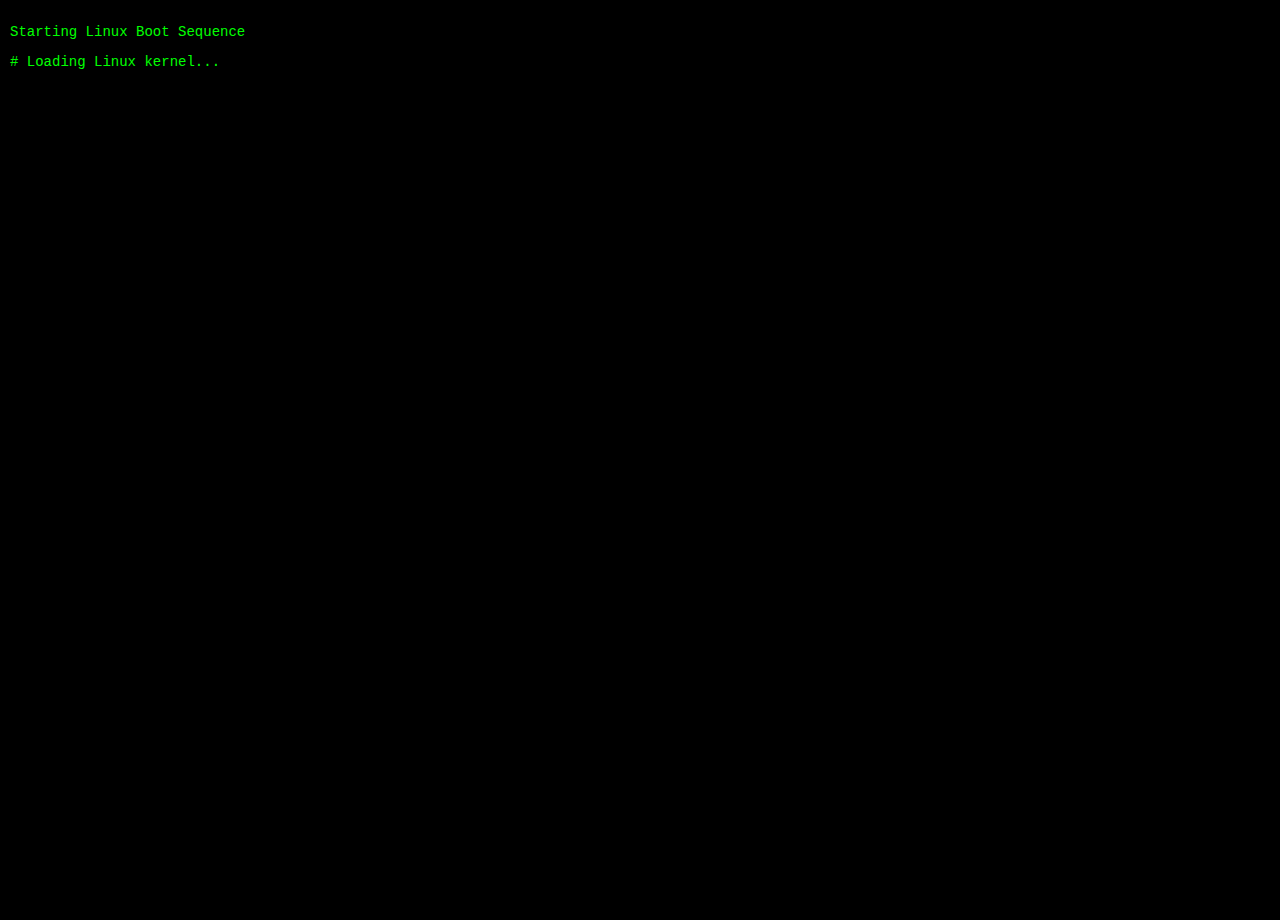
<file: index.html>
<!DOCTYPE html>
<html lang="en">
<head>
    <meta charset="UTF-8">
    <meta http-equiv="X-UA-Compatible" content="IE=edge">
    <meta name="viewport" content="width=device-width, initial-scale=1.0">
    <title>Boot</title>
    <link rel="stylesheet" href="styles/style-boot.css">
</head>
<body>
    <div class="console">
        <p class="line">Starting Linux Boot Sequence</p>
      </div>
      <script src="script_boot.js"></script>
</body>
</html>
</file>
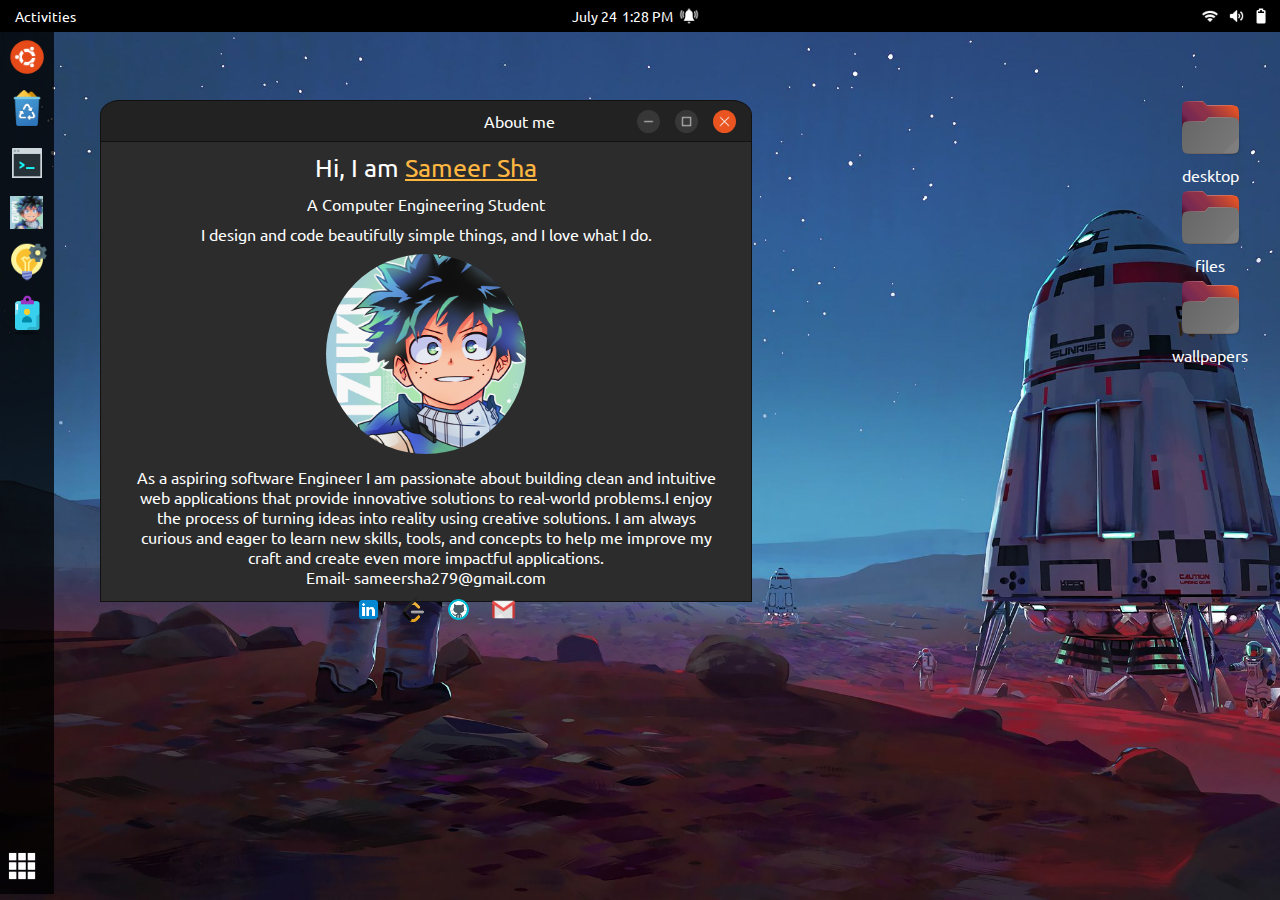
<file: desktop.html>
<!DOCTYPE html>
<html lang="en">
<head>
    <meta charset="UTF-8">
    <meta http-equiv="X-UA-Compatible" content="IE=edge">
    <meta name="viewport" content="width=device-width, initial-scale=1.0">
    <link rel="stylesheet" href="styles/style.css">
    <link rel="stylesheet" href="styles/win-style.css">
    <link rel="stylesheet" href="styles/styles-abt.css">
    <link rel="stylesheet" href="styles/style-term.css">
    <link rel="preconnect" href="https://fonts.googleapis.com">
<link rel="preconnect" href="https://fonts.gstatic.com" crossorigin>
<link href="https://fonts.googleapis.com/css2?family=Fira+Sans:wght@300&family=Ubuntu:wght@300&display=swap" rel="stylesheet">
<link rel="icon" type="image/x-icon" href="styles/assets/favicon.ico">

    <title>Ubuntu-Desktop</title>
    
    
</head>
<body >
    <div class="desktop" id="app">
        <div class="top-bar">
            <div class="left">
               <p  style="margin-left: 15px;" class="not-bar">Activities</p> 
            </div>
            <div class="middle">
                <p class="not-bar" id="today"> Mar 6</p> <p class="not-bar" id="timer" > 7:58 PM</p> 
                <img style="height: 22px;
                width: 22px;" class="symb-bar" src="styles/assets/notf-bell.png" alt="">
            </div>
            <div class="right">
                <img  class="symb-bar" src="styles/assets/wi-fi-24.png" alt="">
                <img style="margin-right:5px" class="symb-bar" src="styles/assets/voice-24.png" alt="">
                <img class="symb-bar" src="styles/assets/charged-battery-24.png" alt="">
            </div>
        </div>
        <div class="op">
            <div class="v-bar">
                <div class="apps">
                    <div><img class="app tooltip" src="styles/assets/ubuntu-48.png" alt=""></div>
                    <div><img class="app tooltip" src="styles/assets/full-recycle-bin-48.png" alt=""></div>
                    <div class="tooltip"><img id="trml" class="app tooltip" src="styles/assets/console-48.png" alt=""><span class="tooltiptext">terminal</span></div>
                    <div class="tooltip"><img style="height:33px;width:33px;padding-left: 10px;" id="profile-icon" class="app tooltip" src="styles/assets/profile-deku.png" alt=""><span class="tooltiptext">About me</span></div>
                    <div class="tooltip"><img id="proj-idea" class="app tooltip" src="styles/assets/project-management-48.png" alt=""><span class="tooltiptext">Projects</span></div>
                    <div class="tooltip"><img id="blog" class="app tooltip" src="styles/assets/cv-64.png" alt=""><span class="tooltiptext">Resume</span></div>
                </div>
                <div class="show-applocation">
                    
                        <img class="dots" src="styles/assets/app-64.png" alt="">
                                       
                </div>
                
            </div> 
            <div style="border-color:#111111 ;" class="window" id="draggable">
                <div class="win-top-bar">
                    <div class="left-bar">
        
                    </div>
                    <div style="color: white;" class="right-bar">
                        About me
                    </div>
        
                    <div class="left-bar">
                        <div class="close-b" id="abt-min"  >
                            <img class="mmc"  src="styles/assets/subtract-32.png" alt="">
                        </div>
                        <div class="close-b" id="abt-max"  >
                            <img class="mmc" src="styles/assets/maximize-button-32.png" alt="">
                        </div>
                        <div class="close-b close-bot" id="abt-close"  >
                            <img class="mmc"    src="styles/assets/close-32.png" alt="">
                        </div>
                    </div>
                    
                </div>
                <div style ="background-color: #2c2c2c; height: 459px;color: white;"class="conaint">
                    <div class="my-profile">
                        <div class="name">
                            Hi, I am 
                            <span style="color: rgb(255, 183, 66); text-decoration: underline;"1> Sameer Sha </span>
                         </div>
                         <div class="profn">
                            A Computer Engineering Student
                         </div>
                         <div class="work">
                            I design and code beautifully simple things, and I love what I do.
                         </div>
                         <div class="prof-pic">
                            <img  class="pro" src="styles/assets/profile-deku.png" alt="">
                         </div>
                         <div class="aboutme">
                            As a aspiring  software Engineer I am passionate about building clean and intuitive web applications 
                            that provide innovative solutions to real-world problems.I enjoy the 
                            process of turning ideas into reality using creative solutions.
                            I am always curious and eager to learn new skills, tools, and concepts
                            to help me improve my craft and create even more impactful applications.<br>
                                    Email- sameersha279@gmail.com
                         </div>
                         <Div class="social">
                            <img class="soc-img" src="styles/assets/linkedin-48.png" alt="">
                            <img class="soc-img" src="styles/assets/leetcode-96.png" alt="">
                            <img class="soc-img" src="styles/assets/github-48.png" alt="">
                            <img class="soc-img" src="styles/assets/gmail-logo-144.png" alt="">
                         </Div>
                    </div>
                    
                </div>
            </div>
            <div style="border-color:#111111 ;display:none;" class="resume" id="resdraggable">
                <div class="win-top-bar" id="resmo">
                    <div class="left-bar">
        
                    </div>
                    <div style="color: white;" class="right-bar">
                        Resume
                    </div>
        
                    <div class="left-bar">
                        <div class="close-b" id="res-min"  >
                            <img class="mmc"  src="styles/assets/subtract-32.png" alt="">
                        </div>
                        <div class="close-b" id="res-max"  >
                            <img class="mmc" src="styles/assets/maximize-button-32.png" alt="">
                        </div>
                        <div class="close-b close-bot" id="res-close"  >
                            <img class="mmc"    src="styles/assets/close-32.png" alt="">
                        </div>
                    </div>
                    
                </div>
                <div style ="background-color: white; height: 459px;"class="conaint">
                    <embed src="styles/assets/Sameer_Sha_Resume_v_1.1.pdf" height="580px" width="800px" menu="false" />
                </div>
            </div>



            <div style="display:none;" class="projects " id="prodraggable">
                <div class="win-top-bar">
                    <div class="left-bar">
        
                    </div>
                    <div class="right-bar">
                        Projects
                    </div>
        
                    <div class="left-bar">
                        <div class="close-b" id="proj-min"  >
                            <img class="mmc"  src="styles/assets/subtract-32.png" alt="">
                        </div>
                        <div class="close-b" id="proj-max"  >
                            <img class="mmc" src="styles/assets/maximize-button-32.png" alt="">
                        </div>
                        <div class="close-b" id="proj-close"  >
                            <img class="mmc"    src="styles/assets/close-32.png" alt="">
                        </div>
                    </div>
                    
                </div>
                <div style ="background-color:#272727 ; height: 459px;"class="pro-containt " >
                <div class="left-opt">
                    <div id="proj1" class=" proj">
                        Block-vote
                    </div>
                    <div id="proj2" class=" proj">
                        Crypto-mail
                    </div>
                    <div id="proj3" class=" proj">
                        Forensic tool
                    </div>
        
                </div>
                <div class="right-proj">
                    <div class="proj-title">Digital voting sytem using Blockchin Technology</div>
                    <div class="proj-pic">
                        <img class="proj-demo-pic" src="styles/assets/2187_list.jpg" alt="">
                    </div>
                    <div class="proj-about">
                        About Project
                        <div class="proj-about-text">
                            To surpass the centralized control over election.to keep 
                            transparency in the whole electoral process .We developed a online voting 
                            system. we used Ethereum blockchain  network , metamask and
                             ganache for testing blockchain.
                            
                        </div>
                    </div>
                    <div class="proj-feat-links-title">
                        <div >
                            Features
                        </div>
                        <div class="proj-feat-links">
                            <div class="proj-features">
                                <ul style="
                                width: 200px;">
                                    <li>Registrration</li>
                                    <li>validation</li>
                                    <li>vote verification</li>
                                    <li>decentralized</li>
                                </ul>
                            </div>
                            
                            <div class ="proj-links">
                                <div class="proj-git">
                                    <img class="gitimg"src="styles/assets/github-64.png" alt="">
                                    <div>GitHub</div>
                                </div>
                                <div class="proj-live">
                                    <img class="webimg"src="styles/assets/web-48.png" alt="">
                                    <div>Live Website</div>
                                </div>
                            </div>
                        </div>
                    </div>
                    
                    
                </div>
                    
                </div>
            </div>
        

            <!-- *********************************** -->
            <div style="display:none;" class="terminall " id="termdraggable">
                <div class="win-top-bar">
                    <div class="left-bar">
    
                    </div>
                    <div class="right-bar">
                        Terminal
                    </div>
    
                    <div class="left-bar">
                        <div class="close-b" id="trm-min">
                            <img class="mmc" src="styles/assets/subtract-32.png" alt="">
                        </div>
                        <div class="close-b" id="trm-max">
                            <img class="mmc" src="styles/assets/maximize-button-32.png" alt="">
                        </div>
                        <div class="close-b" id="trm-close">
                            <img class="mmc" src="styles/assets/close-32.png" alt="">
                        </div>
                    </div>
    
                </div>
                <div style=" height: 459px;" class="ter ">
    
                    <div class="terminal-body">
                        <span>For a list of available commands, type 'help'. <br></span>
                        <div class="terminal-output"></div>
                        <div class="terminal-prompt">
                          
                          <span class="terminal-user">user@ubuntu:</span>
                          <span class="terminal-directory">~$</span>
                          <input type="text" class="terminal-input" placeholder="Enter command here">
                        </div>
                      </div>
                    
    
    
                </div>
            </div>




            <div class="folders">
                <div class="fold" id="desktop">
                    <img  class="fol" src="styles/assets/ubuntu_folder.png" alt="">
                    <div class=" fol-name">desktop</div>
                </div>
                <div class="fold" id="files">
                    <img  class="fol" src="styles/assets/ubuntu_folder.png" alt="">
                    <div class=" fol-name">files</div>
                </div>
                <div class="fold" id="wallpapers">
                    <img  class="fol" src="styles/assets/ubuntu_folder.png" alt="">
                    <div class=" fol-name">wallpapers</div>
                </div>
            </div>
        </div>
        
    </div>
    

    <script src="script.js"></script>
    <script src="script_pro.js"></script>
    <script src="command.js"></script>
</body>
</html>
</file>
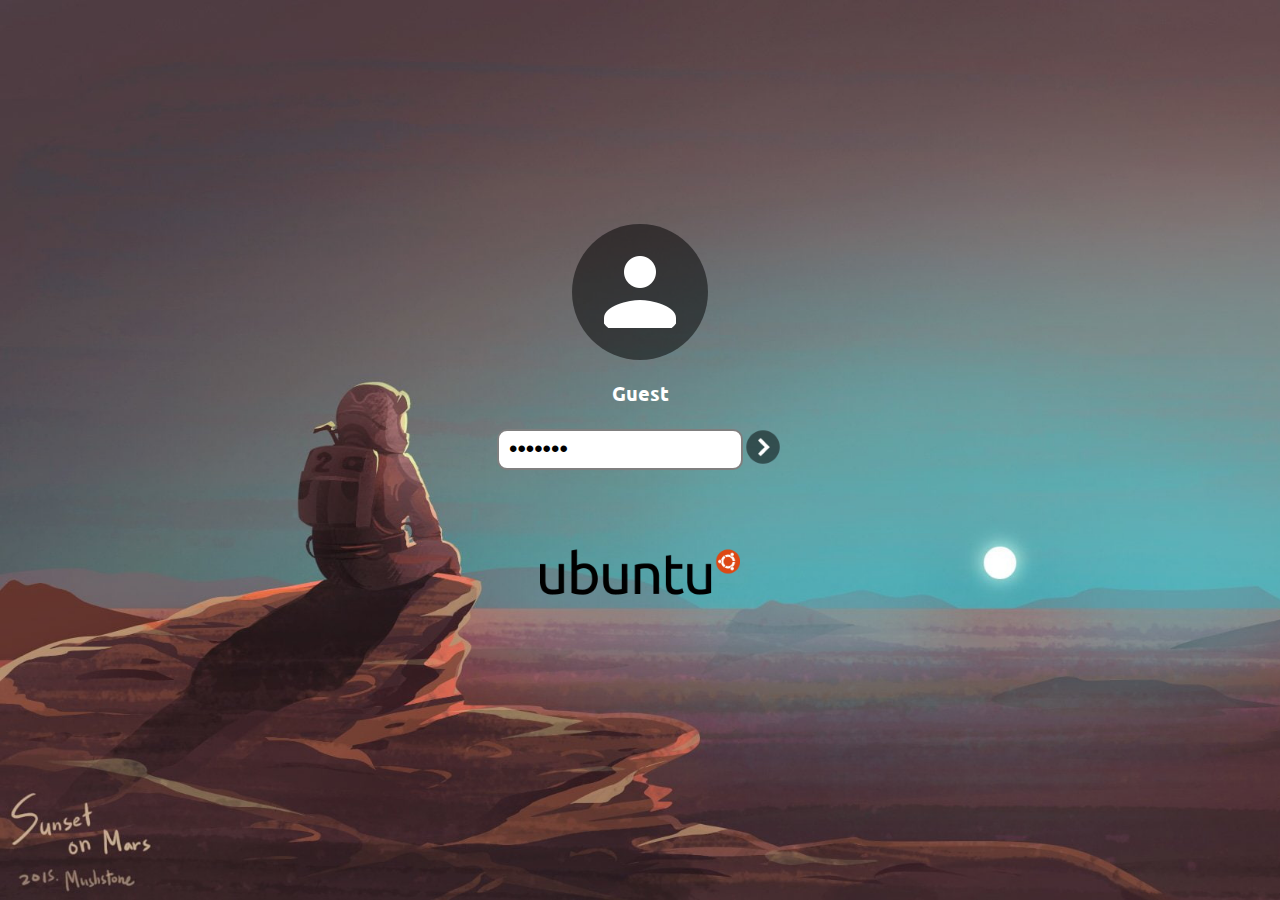
<file: login.html>
<!DOCTYPE html>
<html lang="en">
<head>
    <meta charset="UTF-8">
    <meta http-equiv="X-UA-Compatible" content="IE=edge">
    <meta name="viewport" content="width=device-width, initial-scale=1.0">
    <link rel="stylesheet" href="styles/style.css">
    <link rel="stylesheet" href="styles/win-style.css">
    <link rel="stylesheet" href="styles/styles-abt.css">
    <link rel="stylesheet" href="styles/style-login.css">
    <link rel="preconnect" href="https://fonts.googleapis.com">
    <link rel="preconnect" href="https://fonts.gstatic.com" crossorigin>
    <link href="https://fonts.googleapis.com/css2?family=Fira+Sans:wght@300&family=Ubuntu:wght@300&display=swap" rel="stylesheet">
    <link rel="icon" type="image/x-icon" href="styles/assets/favicon.ico">
    <title>Login-Ubuntu</title>
</head>
<body >
    
    <div class="login-win">
        
        <div class="login-box">
            <div class="img-usr">
                <img class="usr-img" src="styles/assets/user-96.png" alt="">
                <p class="usr-name">Guest </p>
            </div>
            <div class="pass">
                <input class="inp-pass" type="password" value="Thunder">
                <div class="tooltip"><a href="desktop.html" target="_self"><img style=" margin-left: 0px;"  class ="nxt " src="styles/assets/next-page-96.png" ></a>
                    <span class="tooltiptext">Log In</span> </div> 
            </div>

        </div>
        <div class="logo">
            <img class="u-logo" src="styles/assets/Ubuntu-01.png" alt="">
        </div>
        
    </div>
    <!-- <script type="text/javascript">
        var elem = document.documentElement;
        function openFullscreen() {
        if (elem.requestFullscreen) {
            elem.requestFullscreen();
        } 
        }
    </script> -->
</body>
</html>
</file>
<file: styles/style-boot.css>
.console {
    background-color: black;
    color:  #00ff00;;
    font-family: monospace;
    font-size: 14px;
    padding: 10px;
    height: 100vh;
    overflow:hidden;
  }
  
  .line:before {
    
    padding-right: 10px;
  }

  body{
    margin: 0px;
    overflow:hidden;
  }
</file>
<file: styles/style.css>
/* html, body {
    height: 100%;
    margin: 0px 0px;
  } */

  /* body {
    background-image: url("assets/ubuntu.jpg");
  } */

*{
    user-select: none;
}
  
img{
    cursor: pointer;
}

.app:hover{
    background-color:black;
}

/* .app{} */

html, body {margin: 0; height: 100%; overflow: hidden;
    font-family: 'Fira Sans', sans-serif;
    font-family: 'Ubuntu', sans-serif;}

.desktop{
    margin-top: 0px;
    margin-left: 0px;
    font-family: 'Fira Sans', sans-serif;
    font-family: 'Ubuntu', sans-serif;

}
body{
   
        background-image: url("assets/wallp/mars_sunrise.jpg");
        background-repeat: no-repeat;
        background-attachment: fixed;  
        background-size: cover;
        margin: 0px 0px 0px 0px;
                
        
    
}

.top-bar{
    display: flex;
    flex-direction: row;
    justify-content: space-between;
    color: white;
    background-color: black;
    font-size: 14px;
    padding-top: 5px;
    padding-bottom: 5px;
    height: 22px;
}

.left{
    display: flex;
    justify-content: center;
    align-items: center;
}

.right{
    display: flex;
    justify-content: center;
    align-items: center;
}



.middle{
    display: flex;
    justify-content: center;
    flex-direction: row;
    align-items: center;
}

.not-bar{
   margin-bottom: 0px;
   margin-top: 0px;
   margin-right: 5px;
}

.not-bell{
    height: 20px ;
    width: 20px;
}

.symb-bar{
    height: 18px ;
    width: 18px;
    margin-right: 10px;
}

.v-bar{
    width: 54px;
    background-color: rgba(0, 0, 0, 0.77);
    
    display: flex;
    flex-direction: row;
    justify-content: space-between;
    height: 95.8vh;

}
.apps{
    
    display: flex;
    flex-direction: column;
        
}



.app{
    height: 40px;
    width:40px;
    padding-top:5px;
    padding-left:7px;
    padding-right:7px;
    padding-bottom:5px
}

.show-application{
    display: flex;
    flex-direction: row;
    justify-content: center;
    align-items: center;
    
}

.dots{
    height: 30px;
    width:30px;
    margin-left: 7px;
    margin-right: 7px;
    margin-bottom: 10px;
}

.v-bar
{
    display:flex;
    flex-direction: column;
    justify-content: space-between;
}

.op{
    display: flex;
    flex-direction: row;
    

}

/* folsers */

.folders{
    position: absolute;
    top: 100px;
    right: 20px;
    color: white;
    display: flex;
    align-items: center;
    justify-content:center;
    flex-direction: column;

}

.fol{
    height: 60px;
    width: 60px;
    margin-bottom: 5px;
}

.fold{
    height: 80px;
    width: 100px;
    margin-bottom: 10px;
    display: flex;
    align-items: center;
    justify-content:center;
    flex-direction: column;
}

.fol-name{
    /* width:70px; */
    display: flex;
    align-items: center;
    justify-content: center;
}


/* **************************** tooltip*/
.tooltip {
    position: relative;
    display: inline-block;
    
  }
  
.tooltip .tooltiptext {
    visibility: hidden;
    width: 80px;
    background-color: rgba(0, 0, 0, 0.50);
    color: #fff;
    text-align: center;
    border-radius: 6px;
    padding: 5px 0;
    position: absolute;
    z-index: 1;
    top: 20%;
    left: 110%;
    font-size: 15px;
    /* margin-left: -60px; */

    
    opacity: 0;
    transition: opacity 1s;
}

.tooltip:hover .tooltiptext {
    visibility: visible;
    opacity: 1;
}
</file>
<file: styles/win-style.css>
.win-top-bar{
    
    display: flex;
    justify-content: space-between;
    align-items: center;
    border-bottom:1px solid #111111;
    height:40px;
    /* background-color: #222222; */
    /* border: 1px solid 	#D3D3D3;
    border-top-right-radius: 10%;
    border-top-left-radius: 20% */
    
}

.window{
    background-color: #222222;
    position: absolute;
    left: 100px;
    top: 100px;
    width: 650px;
    height: 500px;
    border: 1px solid 	#D3D3D3;
    border-top-right-radius: 3%;
    border-top-left-radius: 3%;
    margin-left:30px;
    
}

.resume{
    /* background-color: #F8F8F8; */
    background-color: #222222;
    position: absolute;
    left: 200px;
    top: 120px;
    width: 800px;
    height: 580px;
    border: 1px solid 	#111111;
    border-top-right-radius: 3%;
    border-top-left-radius: 3%;
    margin-left:30px;
    
}

.projects{
    background-color: #222222;
    color: white;
    position: absolute;
    left: 500px;
    top: 200px;
    width: 800px;
    height: 620px;
    border: 1px solid 	#111111;
    border-top-right-radius: 3%;
    border-top-left-radius: 3%;
    margin-left:30px;
    
}





.right-bar{
    margin-left: 300px;
}

.window{
    margin-top: 0px;
    margin-left: 0px;
    font-family: 'Fira Sans', sans-serif;
    font-family: 'Ubuntu', sans-serif;
}

/* about */
.pro{
    border-radius: 50%;
    height:200px;
    width: 200px;
}

.social{
    display:flex;
    flex-direction: row;
    /* justify-content:center; */
    align-items: center;
}

.soc-img{
    height:25px;
    width:25px;
    margin-left: 20px;
}

.my-profile{
    display: flex;
    justify-content:center;
    flex-direction: column;
    align-items: center;
    

}


.name{
    margin-bottom:10px;
    margin-top: 10px;
    font-size: 25px;
}

.profn{
    margin-bottom:10px;
}

.prof-pic{
    margin-bottom:10px;
    display: block;
}

.work{
    margin-bottom: 10px;
}

.aboutme{
    margin-bottom: 10px;
    text-align: center;
    margin-left:30px ;
    margin-right: 30px;
}

.pro-containt{
   display: flex;
   flex-direction: row; 
}

.left-opt{
    display: flex;
    flex-direction: column;
    align-items: center;
    /* justify-content: center; */
    border-right: 1px solid #111111 ;
    width:350px;
    height: 559px;
    padding-top: 20px;
    background-color: #272727;

}

.proj{
    /* margin-top: 30px; */
    padding-top: 5px;
    padding-bottom: 5px;
    /* padding-left: 20px; */
    height:40px;
    width:200px;
    display:flex;
    justify-content: center;
    align-items: center;
    

}

.right-proj{
    padding-left: 20px;
    background-color:#2c2c2c ;
    padding-top: 30px;
    height: 549px;
}

div.proj:hover{
    background-color:  #dd4814;
    color: white;
}
</file>
<file: styles/styles-abt.css>
/* about */

/* .pro{
    border-radius: 50%;
    height:200px;
    width: 200px;
}

.social{
    display:flex;
    flex-direction: row;
    justify-content:center; 
    align-items: center;
}

.soc-img{
    height:25px;
    width:25px;
    margin-left: 20px;
} */

.left-bar{
    display: flex;
    justify-content: row;
    align-items: center;
}

.close-b{
    
    background-color: #373737;
    border-radius: 50%; 
    height: 17px; 
    width: 17px; 
    padding: 3px 3px;
    margin-top: 3px;
    margin-bottom: 3px;
    margin-right: 15px;
    display: flex;
    justify-content: center;
    align-items: center;
}

.mmc{
    height: 13px; 
    width: 13px; 
}

#res-close,#abt-close,#trm-close,#proj-close{
    
    background-color: #E95420;
}


/* Project all */

.proj-demo-pic{
    height:200px;
    width: 350px;
    padding: 20px;

}

.proj-pic
{
    width: 500px;
    /* border: 1px solid #111111; */
    border-radius: 3%;
    /* background-color: #222222;  */
    margin-top: 10px;
    margin-right:39px ;

}

.proj-about{
    margin-top: 10px;
}
.proj-about-text{
    width: 500px;
    /* border: 1px solid #111111; */
    border-radius: 3%;
    /* background-color: #222222;  */
    margin-top: 10px;
    margin-right:39px ;
    padding: 10px;
    padding-right: 0px;
    
}

.proj-feeat-links{
    /* margin-top: 10px; */
    
}

.proj-feat-links{
    display: flex;
    justify-content: row;
    width: 500px;
    /* border: 1px solid #111111; */
    border-radius: 3%;
    /* background-color: #222222;  */
    /* margin-top: 10px; */
    margin-right:39px ;
    margin-top:10px
    /* margin-top: 10px; */
    /* padding: 10px;  */
    /* padding-bottom: 5px;      */
}
.proj-features{
    /* border: 1px solid #111111;
    border-radius: 3%;
    background-color: #222222; 
    margin-top: 10px; */
    /* padding: 10px; */
    margin-right: 50px;

}

.proj-links{
    /* margin-left: 50px; */
    margin-right:100px;
    margin-top: 10px;
    margin-bottom: 10px;
    display: flex;
    align-items: center;
    justify-content: center;
}

.gitimg{
    height:40px;
    height:40px;
    margin-right: 10px;
    
   
}

.webimg{
    height:40px;
    height:40px;
    margin-right: 10px;
   
}

.proj-git,.proj-live{
    display: flex;
    justify-content:row;
    align-items: center;
}

.proj-git{
    margin-right: 30px;
}



.fol{
    height: 65px;
    width: 65px;
}
</file>
<file: styles/style-term.css>
.terminall{
    background-color: #222222;
    /* background-size: 800px 41px; */
    color: white;
    position: absolute;
    left: 450px;
    top: 60px;
    width: 800px;
    /* height: 620px; */
    border: 1px solid 	#111111;
    border-top-right-radius: 3%;
    border-top-left-radius: 3%;
    margin-left:30px;
    
}

.ter{
    /* background-color: transparent; */
    background:#2C001E;
    overflow-y: scroll;
}


.terminal {
    background-color: #000;
    color: #fff;
    /* font-family: monospace; */
    height: 500px;
    width: 700px;
  }
  
  .terminal-header {
    background-color: #333;
    color: #fff;
    padding: 10px;
  }
  
  .terminal-body {
    padding: 10px;
    
  }
  
  .terminal-output {
    margin-bottom: 10px;
    
  }
  
  .terminal-output pre {
    margin: 0;
  }
  
  .terminal-prompt {
    display: flex;
    
    
  }
  
  .terminal-user {
    color: #0f0;
    margin-right: 5px;
  }
  
  .terminal-directory {
    color: #00f;
    margin-right: 5px;
  }
  
  .terminal-input {
    background-color: transparent;
    border: none;
    color: #fff;
    font-size: 16px;
    width: 100%;
    outline: none;

  }
</file>
<file: styles/style-login.css>
body{
   
    background-image: url("assets/wallp/mars_sunset.jpg");
    background-repeat: no-repeat;
    background-attachment: fixed;  
    background-size: cover;
    margin: 0px 0px 0px 0px;
            
    

}
.login-win{
    height: 100vh;
    
    display: flex;
    justify-content: center;
    align-items: center;
    flex-direction: column;
    font-size: 20px;
}

.login-box{
    display: flex;
    justify-content: center;
    flex-direction: column  ;
}

.img-usr{
    display: flex;
    justify-content: center;
    flex-direction: column;
    align-items: center;
    
     
}

.usr-img{
    height: 96px;
    width: 96px;
    padding: 20px;
    border: 0px solid rgba(0, 0, 0, 0.78);
    background-color: rgba(0, 0, 0, 0.50);
    border-radius: 50%;
}
.usr-name{
    color: white;
    font-weight: bold;
}

.pass{
    display: flex;
    justify-content: center;
    align-items: center;
    flex-direction: row;
}
.inp-pass{
    padding-left: 10px;
    height: 35px;
    width: 230px;
    border: 2px solid rgba(0, 0, 0, 0.50);
    border-radius: 10px;
    font-size: 24px;
   
}

.nxt{
    height: 40px;
    width: 40px;
    margin-left: 10px;
    /* background-color:rgba(0, 0, 0, 0.50) ;
    border-radius: %; */
}

.u-logo{
    height: 200px;
    width: auto;
}

.logo{
    /* position: fixe   d; */
    bottom: auto;
    right:auto;
}
</file>
